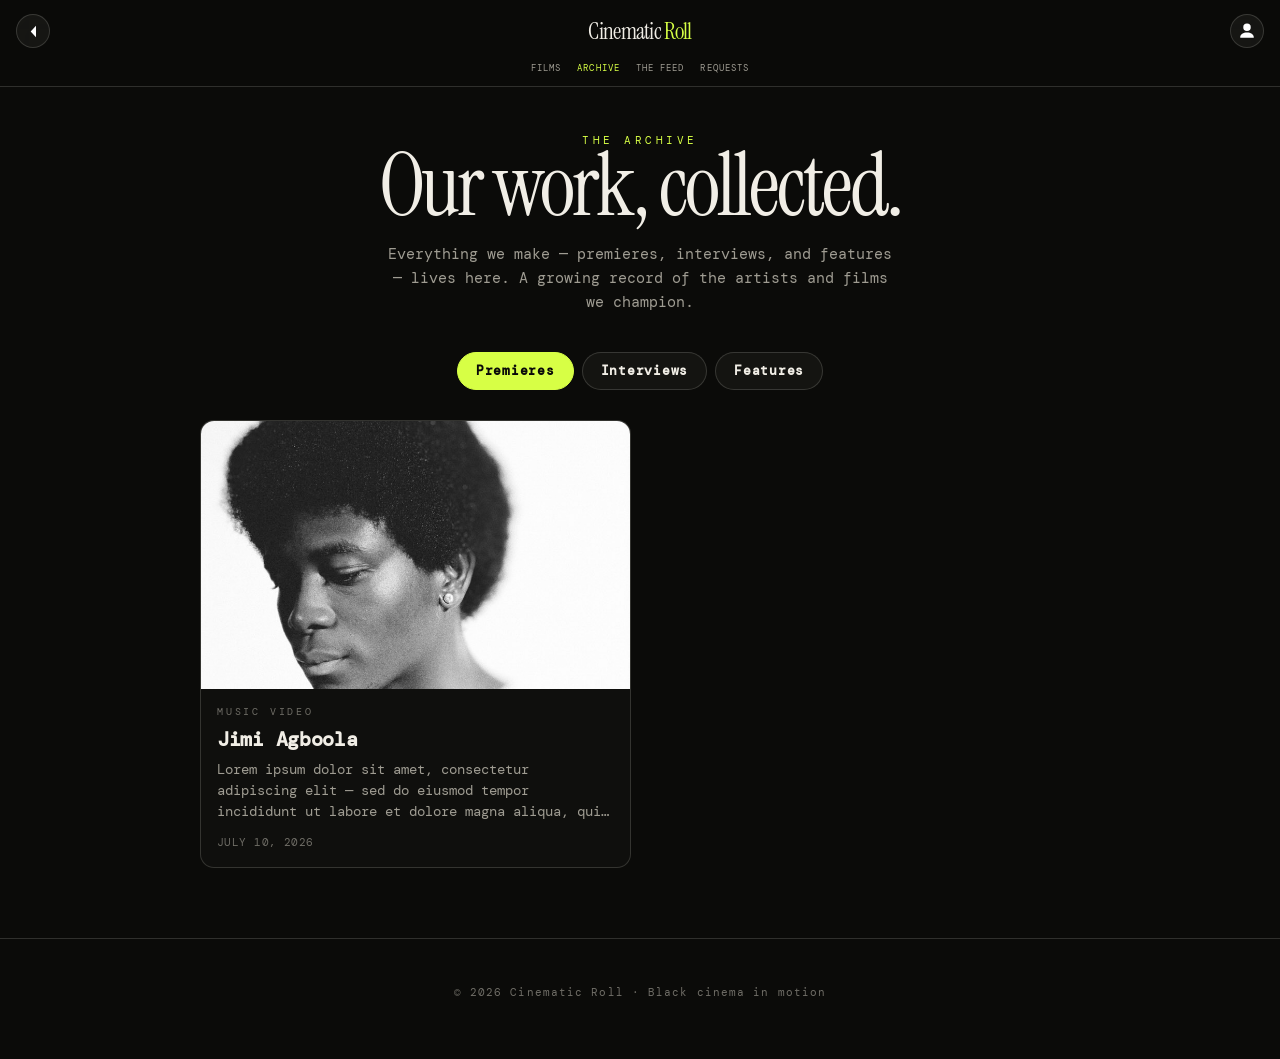
<file: archive.html>
<!DOCTYPE html>
<html lang="en">
<head>
<meta charset="UTF-8">
<meta name="viewport" content="width=device-width, initial-scale=1.0">
<title>Cinematic Roll — Editorial</title>
<style>
  :root { --fg:#fff; --muted:rgba(255,255,255,.58); --muted-2:rgba(255,255,255,.4); --line:rgba(255,255,255,.12); --bg:#0a0a0a; --ease-out:cubic-bezier(0.23,1,0.32,1); }
  * { margin:0; padding:0; box-sizing:border-box; -webkit-tap-highlight-color:transparent; }
  body { background:var(--bg); color:var(--fg); font-family:-apple-system,BlinkMacSystemFont,"Segoe UI",Roboto,Helvetica,Arial,sans-serif; -webkit-font-smoothing:antialiased; }
  a { color:inherit; text-decoration:none; }
  .wrap { max-width:920px; margin:0 auto; padding:0 20px; }
  .eyebrow { font-size:11px; letter-spacing:.32em; text-transform:uppercase; color:var(--muted-2); }

  header.masthead { position:sticky; top:0; z-index:60; background:rgba(10,10,10,.85); backdrop-filter:blur(14px); -webkit-backdrop-filter:blur(14px); border-bottom:1px solid var(--line); }
  .masthead .bar { position:relative; display:flex; align-items:center; justify-content:center; padding:14px 16px; }
  .wordmark { font-size:20px; font-weight:800; letter-spacing:3px; } .wordmark b { font-weight:300; }
  .back { position:absolute; left:16px; top:50%; transform:translateY(-50%); width:34px; height:34px; border-radius:50%; background:rgba(255,255,255,.07); border:1px solid var(--line); display:flex; align-items:center; justify-content:center; }
  .back svg { width:17px; height:17px; fill:#fff; }
  #accountBtn { position:absolute; right:16px; top:50%; transform:translateY(-50%); width:34px; height:34px; border-radius:50%; background:#b9bdc2; border:1px solid var(--line); display:flex; align-items:center; justify-content:center; overflow:hidden; }
  #accountBtn svg { width:18px; height:18px; fill:#fff; }
  nav.nav { display:flex; gap:16px; justify-content:center; padding:0 16px 12px; font-size:11px; letter-spacing:.22em; text-transform:uppercase; color:var(--muted); }
  nav.nav a.on { color:#fff; } nav.nav .dot { color:var(--muted-2); }

  .lead { padding:54px 0 30px; text-align:center; }
  .lead h1 { font-size:clamp(32px,8vw,56px); font-weight:300; letter-spacing:-1px; }
  .lead p { margin:16px auto 0; max-width:520px; color:var(--muted); font-size:15px; line-height:1.6; }

  .tabs { display:flex; gap:8px; justify-content:center; padding:8px 0 30px; flex-wrap:wrap; }
  .tab { padding:10px 18px; border-radius:999px; font-size:12.5px; font-weight:600; letter-spacing:.06em; color:var(--muted); cursor:pointer; border:1px solid var(--line); background:rgba(255,255,255,.04); transition:color 160ms ease, background 160ms ease, transform 140ms var(--ease-out); }
  .tab:active { transform:scale(.97); }
  .tab.active { color:#000; background:#fff; border-color:#fff; }

  .panel { display:none; padding-bottom:70px; }
  .panel.show { display:block; animation:rise 420ms var(--ease-out) both; }
  @keyframes rise { from { opacity:0; transform:translateY(10px); } to { opacity:1; transform:none; } }
  .soon { border:1px dashed var(--line); border-radius:16px; padding:40px 30px; text-align:center; }
  .soon .badge { display:inline-block; font-size:10px; letter-spacing:.28em; text-transform:uppercase; color:var(--muted-2); border:1px solid var(--line); border-radius:999px; padding:6px 13px; margin-bottom:18px; }
  .soon h2 { font-size:24px; font-weight:600; letter-spacing:-.3px; }
  .soon p { margin:14px auto 0; max-width:520px; color:var(--muted); font-size:14px; line-height:1.6; }

  /* Article cards */
  .alist { display:grid; gap:18px; grid-template-columns:1fr; }
  @media (min-width:640px){ .alist { grid-template-columns:1fr 1fr; } }
  .acard { display:flex; flex-direction:column; border:1px solid var(--line); border-radius:14px; overflow:hidden; background:rgba(255,255,255,.02); transition:transform 160ms var(--ease-out), background 160ms ease; }
  .acard:active { transform:scale(.99); }
  @media (hover:hover){ .acard:hover { background:rgba(255,255,255,.05); } }
  .acard .th { aspect-ratio:16/10; background:#1a1a1a center/cover; }
  .acard .body { padding:16px 16px 18px; }
  .acard .cat { font-size:10px; letter-spacing:.28em; text-transform:uppercase; color:var(--muted-2); }
  .acard h3 { font-size:20px; font-weight:600; letter-spacing:-.3px; margin:8px 0; }
  .acard p { color:var(--muted); font-size:13.5px; line-height:1.55; display:-webkit-box; -webkit-line-clamp:3; -webkit-box-orient:vertical; overflow:hidden; }
  .acard .meta { margin-top:12px; font-size:11px; letter-spacing:.04em; color:var(--muted-2); text-transform:uppercase; }

  footer { padding:46px 20px 60px; text-align:center; color:var(--muted-2); font-size:11px; letter-spacing:.1em; border-top:1px solid var(--line); }
</style>
<link rel="stylesheet" href="assets/cr-theme.css">
</head>
<body>

<header class="masthead">
  <div class="bar">
    <a class="back" href="index.html" title="Home"><svg viewBox="0 0 24 24"><path d="M15.5 4 8 12l7.5 8"/></svg></a>
    <a class="wordmark" href="index.html">Cinematic <b>Roll</b></a>
    <a id="accountBtn" href="profile.html" title="Account"><svg viewBox="0 0 24 24"><path d="M12 12a5 5 0 1 0 0-10 5 5 0 0 0 0 10zm0 2c-5 0-9 2.5-9 6v1h18v-1c0-3.5-4-6-9-6z"/></svg></a>
  </div>
  <nav class="nav"><a href="films.html">Films</a><span class="dot">&middot;</span><a class="on" href="archive.html">Archive</a><span class="dot">&middot;</span><a href="feed.html">The Feed</a><span class="dot">&middot;</span><a href="requests.html">Requests</a></nav>
</header>

<div class="wrap">
  <div class="lead">
    <div class="eyebrow">The Archive</div>
    <h1>Our work, collected.</h1>
    <p>Everything we make — premieres, interviews, and features — lives here. A growing record of the artists and films we champion.</p>
  </div>

  <div class="tabs">
    <div class="tab active" data-t="premieres">Premieres</div>
    <div class="tab" data-t="interviews">Interviews</div>
    <div class="tab" data-t="features">Features</div>
  </div>

  <div class="panel show" id="premieres"><div id="premiereList"></div></div>
  <div class="panel" id="interviews"><div id="interviewList"></div></div>
  <div class="panel" id="features"><div id="featureList"></div></div>
</div>

<footer>&copy; 2026 Cinematic Roll &middot; Black cinema in motion</footer>

<script>
console.log('Cinematic Roll archive: v2 (articles)');
document.querySelectorAll('.tab').forEach(t => t.onclick = () => {
  document.querySelectorAll('.tab').forEach(x => x.classList.toggle('active', x === t));
  document.querySelectorAll('.panel').forEach(p => p.classList.toggle('show', p.id === t.dataset.t));
});

function esc(s){ return String(s ?? '').replace(/[&<>"]/g, c => ({'&':'&amp;','<':'&lt;','>':'&gt;','"':'&quot;'}[c])); }
function fmtDate(d){ try{ return new Date(d).toLocaleDateString('en-US',{month:'long',day:'numeric',year:'numeric'}); }catch(e){ return d; } }
function soonBlock(t,p){ return `<div class="soon"><div class="badge">Coming soon</div><h2>${t}</h2><p>${p}</p></div>`; }
function artCard(a){
  const img = a.cover || a.portrait || a.still || '';
  return `<a class="acard" href="article.html?slug=${encodeURIComponent(a.slug)}">
    <div class="th" style="${img?`background-image:url('${esc(img)}')`:''}"></div>
    <div class="body"><div class="cat">${esc(a.category||'Feature')}</div><h3>${esc(a.title)}</h3>
    <p>${esc(a.dek||'')}</p><div class="meta">${a.date?fmtDate(a.date):''}</div></div></a>`;
}
function fillPanel(id, items, empty){
  const el=document.getElementById(id); if(!el) return;
  el.innerHTML = items.length ? `<div class="alist">${items.map(artCard).join('')}</div>` : empty;
}
(async()=>{
  let arts=[]; try{ arts = await (await fetch('articles.json')).json(); }catch(e){}
  // An article lands in a panel if its category matches — or if its optional
  // "sections" list names it (lets one piece live in several tabs at once).
  const inCats = (a, cats) => {
    const c = (a.category||'').toLowerCase();
    const extra = (a.sections||[]).map(s => String(s).toLowerCase());
    return cats.some(x => x === c || extra.includes(x));
  };
  const by = (...cats) => arts.filter(a => inCats(a, cats))
                       .sort((x,y)=> new Date(y.date||0) - new Date(x.date||0));
  fillPanel('premiereList', by('premiere', 'music video'),
    soonBlock('Premieres','World-first debuts of music videos and short films from the artists and directors we work with — presented in full, with credits and context.'));
  fillPanel('interviewList', by('interview'),
    soonBlock('Interviews','In-depth conversations with the filmmakers and music-video directors behind the work — on craft, process, and the moments that matter.'));
  fillPanel('featureList', by('feature'),
    soonBlock('Features','Essays, retrospectives, and editorial deep-dives into the films, scenes, and ideas shaping contemporary cinema.'));
})();
</script>
</body>
</html>
</file>
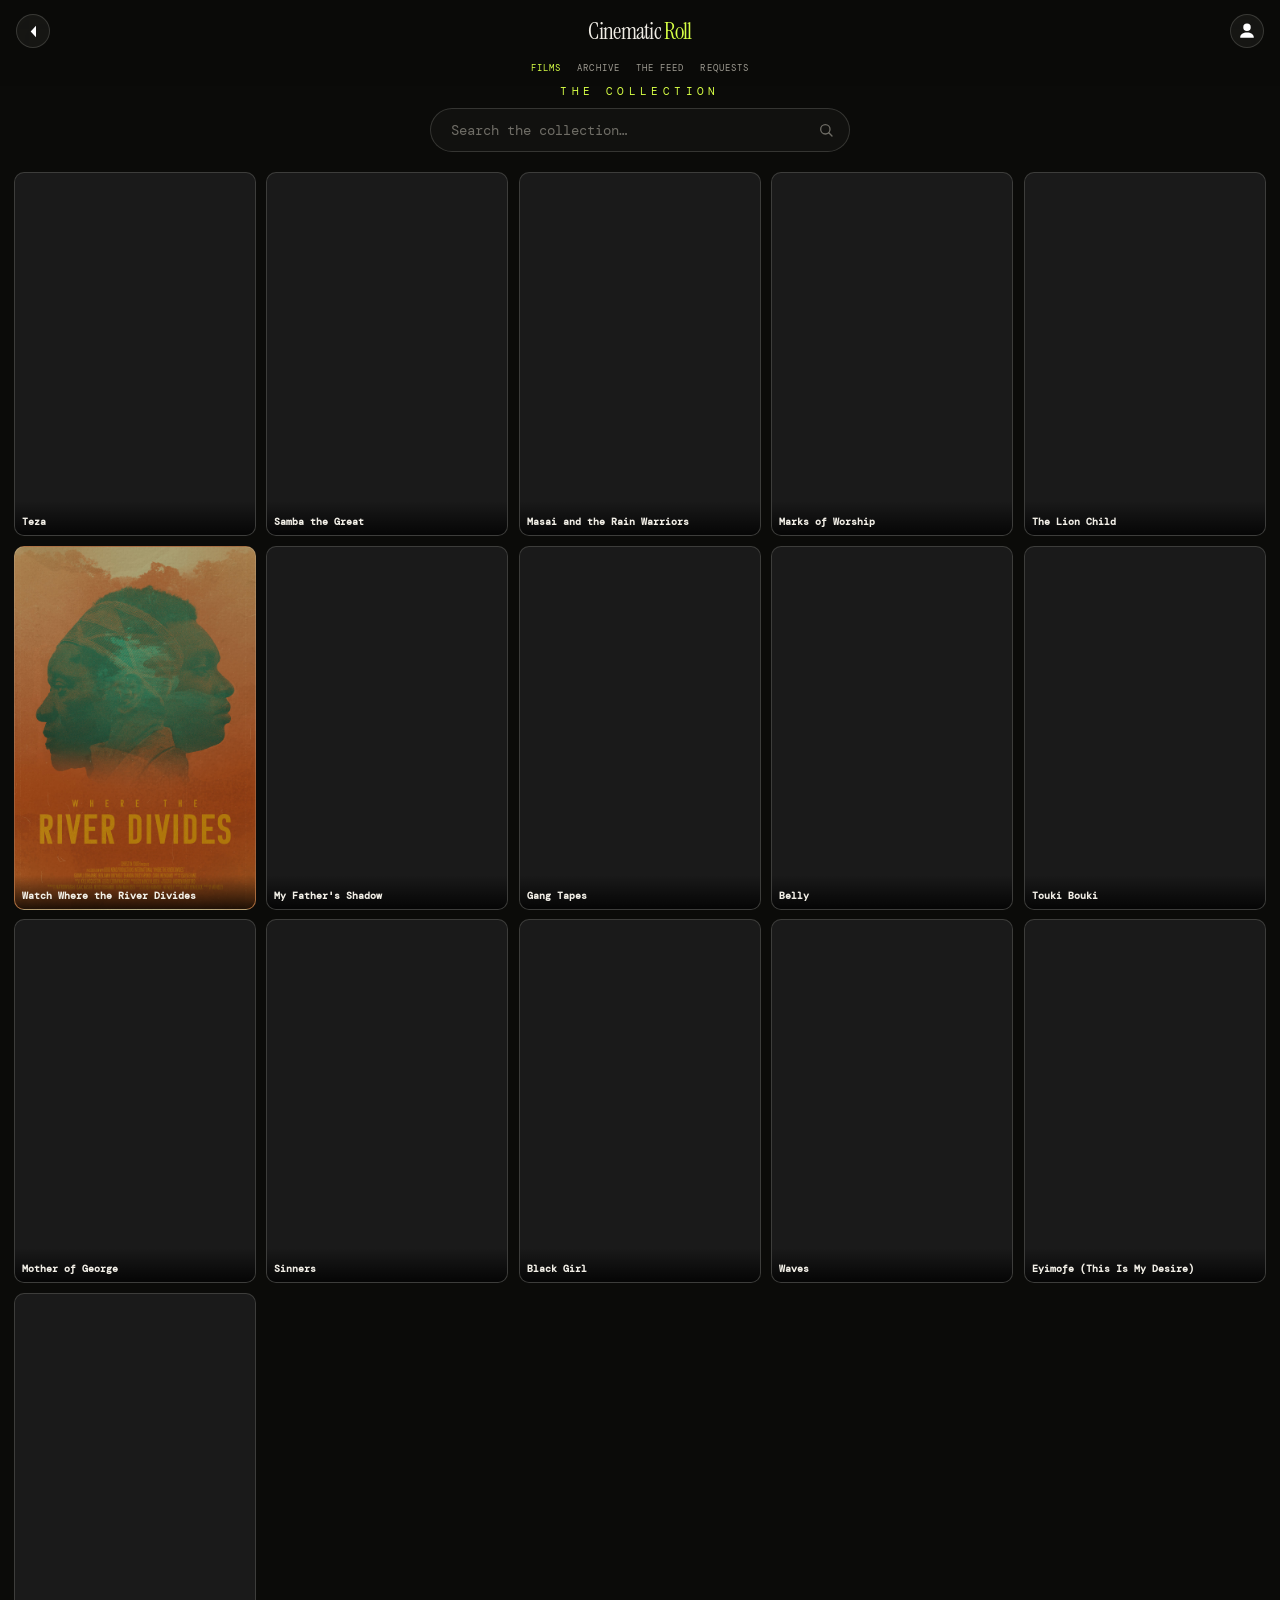
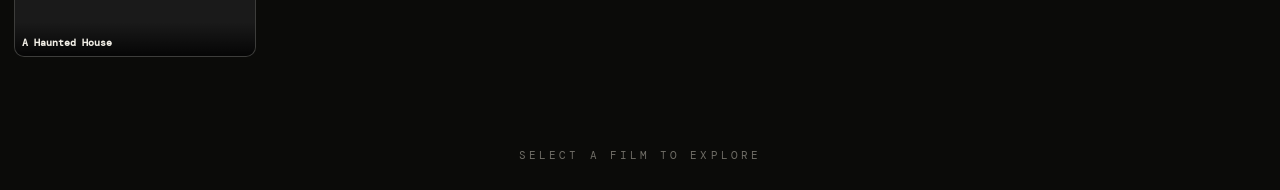
<file: films.html>
<!DOCTYPE html>
<html lang="en" class="films-page-root">
<head>
<meta charset="UTF-8">
<meta name="viewport" content="width=device-width, initial-scale=1.0, maximum-scale=1.0, user-scalable=no">
<title>Cinematic Roll — Films</title>
<style>
  :root {
    --fg:#fff; --muted:rgba(255,255,255,.58); --muted-2:rgba(255,255,255,.4);
    --line:rgba(255,255,255,.12); --bg:#070707; --like:#ff3b5c;
    --ease-out:cubic-bezier(0.23,1,0.32,1);
  }
  * { margin:0; padding:0; box-sizing:border-box; -webkit-tap-highlight-color:transparent; }
  html,body { height:100%; overflow:hidden; }
  body { background:radial-gradient(130% 90% at 50% 38%, #161616 0%, #070707 70%); color:var(--fg); font-family:-apple-system,BlinkMacSystemFont,"Segoe UI",Roboto,Helvetica,Arial,sans-serif; -webkit-font-smoothing:antialiased; }
  a { color:inherit; text-decoration:none; }

  header.masthead { position:fixed; top:0; left:0; right:0; z-index:60; }
  .masthead .bar { position:relative; display:flex; align-items:center; justify-content:center; padding:14px 16px; }
  .wordmark { font-size:20px; font-weight:800; letter-spacing:3px; }
  .wordmark b { font-weight:300; }
  .back { position:absolute; left:16px; top:50%; transform:translateY(-50%); width:34px; height:34px; border-radius:50%; background:rgba(255,255,255,.07); border:1px solid var(--line); display:flex; align-items:center; justify-content:center; }
  .back svg { width:17px; height:17px; fill:#fff; }
  #accountBtn { position:absolute; right:16px; top:50%; transform:translateY(-50%); width:34px; height:34px; border-radius:50%; background:#b9bdc2; border:1px solid var(--line); display:flex; align-items:center; justify-content:center; overflow:hidden; }
  #accountBtn svg { width:18px; height:18px; fill:#fff; }
  nav.nav { display:flex; gap:16px; justify-content:center; padding:0 16px 12px; font-size:11px; letter-spacing:.22em; text-transform:uppercase; color:var(--muted); }
  nav.nav a.on { color:#fff; }
  nav.nav .dot { color:var(--muted-2); }

  #globe { position:fixed; inset:0; z-index:1; cursor:grab; touch-action:none; }
  #globe:active { cursor:grabbing; }
  #globe .poster3d {
    width:110px; height:165px; border-radius:8px; overflow:hidden;
    background:#1a1a1a center/cover; box-shadow:0 10px 30px rgba(0,0,0,.55);
    border:1px solid rgba(255,255,255,.08);
    transition:transform 260ms var(--ease-out), box-shadow 260ms var(--ease-out), opacity 400ms ease;
    will-change:transform; cursor:pointer; position:relative;
    backface-visibility:hidden; -webkit-backface-visibility:hidden; /* far side hides instead of ghosting through */
  }
  #globe .poster3d::after { content:""; position:absolute; inset:0; box-shadow:inset 0 0 0 1.5px rgba(255,255,255,0); transition:box-shadow 220ms var(--ease-out); border-radius:8px; }
  @media (hover:hover){ #globe .poster3d:hover { transform:scale(1.12); box-shadow:0 16px 44px rgba(0,0,0,.7); } #globe .poster3d:hover::after { box-shadow:inset 0 0 0 1.5px rgba(255,255,255,.6); } }
  #globe .poster3d .pt { position:absolute; left:0; right:0; bottom:0; padding:16px 7px 6px; font-size:9.5px; font-weight:600; line-height:1.2; background:linear-gradient(to top,rgba(0,0,0,.8),transparent); opacity:0; transition:opacity 220ms var(--ease-out); }
  @media (hover:hover){ #globe .poster3d:hover .pt { opacity:1; } }

  .hint { position:fixed; left:0; right:0; bottom:26px; z-index:5; text-align:center; color:var(--muted-2); font-size:11px; letter-spacing:.28em; text-transform:uppercase; pointer-events:none; transition:opacity 400ms ease; }
  .title-eyebrow { position:fixed; top:84px; left:0; right:0; z-index:5; text-align:center; color:var(--muted-2); font-size:11px; letter-spacing:.4em; text-transform:uppercase; pointer-events:none; }

  /* ---- search over the globe ---- */
  #searchWrap { position:fixed; top:108px; left:50%; transform:translateX(-50%); z-index:50; width:min(420px, calc(100vw - 40px)); }
  #searchWrap input { width:100%; background:rgba(16,16,16,.78); backdrop-filter:blur(12px); -webkit-backdrop-filter:blur(12px);
    border:1px solid var(--line); border-radius:999px; padding:12px 44px 12px 20px; color:#fff; font-size:14px; font-family:inherit;
    transition:border-color 160ms ease; }
  #searchWrap input:focus { outline:none; border-color:rgba(255,255,255,.45); }
  #searchWrap input::placeholder { color:var(--muted-2); }
  #searchWrap .sicon { position:absolute; right:16px; top:50%; transform:translateY(-50%); width:16px; height:16px; pointer-events:none; }
  #searchWrap .sicon svg { width:16px; height:16px; fill:none; stroke:var(--muted-2); stroke-width:2; stroke-linecap:round; }
  #searchWrap .clr { position:absolute; right:12px; top:50%; transform:translateY(-50%); width:24px; height:24px; border-radius:50%;
    display:none; align-items:center; justify-content:center; color:var(--muted); font-size:17px; cursor:pointer; background:rgba(255,255,255,.08); }
  #searchWrap.hasq .clr { display:flex; } #searchWrap.hasq .sicon { display:none; }
  #sres { position:absolute; left:0; right:0; top:calc(100% + 8px); background:rgba(16,16,16,.92); backdrop-filter:blur(14px); -webkit-backdrop-filter:blur(14px);
    border:1px solid var(--line); border-radius:16px; overflow:hidden; display:none; box-shadow:0 18px 50px rgba(0,0,0,.6); }
  #sres.open { display:block; }
  #sres .row { display:flex; gap:12px; align-items:center; padding:9px 12px; cursor:pointer; }
  #sres .row:hover, #sres .row.hi { background:rgba(255,255,255,.08); }
  #sres .row .p { width:34px; height:51px; border-radius:5px; background:#222 center/cover; flex-shrink:0; }
  #sres .row .t { font-size:14px; font-weight:600; }
  #sres .row .y { color:var(--muted); font-size:12px; margin-top:2px; }
  #sres .none { padding:14px; color:var(--muted-2); font-size:13px; text-align:center; }
  #globe .poster3d.dim { opacity:.07; pointer-events:none; }

  /* Film card overlay (Emil: blur-masked, scale+fade, ease-out) */
  #scrim { position:fixed; inset:0; z-index:80; background:rgba(7,7,7,.55); opacity:0; visibility:hidden; transition:opacity 300ms var(--ease-out), visibility 300ms; backdrop-filter:blur(0px); }
  #scrim.open { opacity:1; visibility:visible; backdrop-filter:blur(10px); -webkit-backdrop-filter:blur(10px); }
  #card { position:fixed; z-index:90; left:50%; top:50%; width:min(680px,92vw); max-height:88vh; overflow-y:auto;
    transform:translate(-50%,-50%) scale(.92); opacity:0; visibility:hidden;
    background:#101010; border:1px solid rgba(255,255,255,.1); border-radius:22px; box-shadow:0 40px 100px rgba(0,0,0,.7);
    transition:transform 360ms var(--ease-out), opacity 300ms var(--ease-out), visibility 360ms; }
  #card.open { transform:translate(-50%,-50%) scale(1); opacity:1; visibility:visible; }
  #card .x { position:absolute; top:14px; right:16px; z-index:3; width:34px; height:34px; border-radius:50%; background:rgba(255,255,255,.1); display:flex; align-items:center; justify-content:center; cursor:pointer; font-size:20px; color:#fff; }
  #card .top { display:flex; gap:20px; padding:24px; }
  #card .cp { width:128px; flex:0 0 auto; aspect-ratio:2/3; border-radius:12px; background:#222 center/cover; box-shadow:0 12px 30px rgba(0,0,0,.5); }
  #card .ci { flex:1; min-width:0; }
  #card h2 { font-size:26px; font-weight:300; letter-spacing:-.5px; line-height:1.05; }
  #card .facts { margin-top:9px; color:var(--muted); font-size:13px; display:flex; flex-wrap:wrap; gap:6px 12px; }
  #card .facts .star { color:#f5c451; }
  #card .genres { margin-top:11px; display:flex; flex-wrap:wrap; gap:6px; }
  #card .genre { font-size:10px; letter-spacing:.08em; text-transform:uppercase; color:var(--muted); border:1px solid var(--line); border-radius:999px; padding:4px 9px; }
  #card .ov { padding:0 24px; font-size:14px; line-height:1.6; color:rgba(255,255,255,.88); }
  #card .sec { padding:20px 24px 0; }
  #card .sec h3 { font-size:11px; letter-spacing:.28em; text-transform:uppercase; color:var(--muted-2); margin-bottom:12px; }
  #card .castrow { display:flex; gap:13px; overflow-x:auto; padding-bottom:6px; scrollbar-width:none; }
  #card .castrow::-webkit-scrollbar { display:none; }
  #card .cc { flex:0 0 auto; width:84px; text-align:center; }
  #card .cc .ph { width:84px; height:84px; border-radius:50%; background:#222 center/cover; margin:0 auto 7px; }
  #card .cc .nm { font-size:11.5px; font-weight:600; line-height:1.25; }
  #card .cc .ch { font-size:10.5px; color:var(--muted-2); margin-top:2px; }
  #card .acts { display:flex; gap:10px; flex-wrap:wrap; padding:22px 24px 26px; }
  #card .btn { display:inline-flex; align-items:center; gap:8px; padding:12px 18px; border-radius:999px; font-size:13px; font-weight:600; cursor:pointer; transition:transform 140ms var(--ease-out), opacity 160ms ease; }
  #card .btn:active { transform:scale(.97); }
  #card .btn.primary { background:#fff; color:#000; }
  #card .btn.ghost { background:rgba(255,255,255,.08); color:#fff; border:1px solid var(--line); }
  #card .btn svg { width:16px; height:16px; fill:currentColor; }

  @media (prefers-reduced-motion: reduce){ #globe .poster3d, #card, #scrim { transition-duration:.01ms; } }
  @media (max-width:560px){ #card .top { flex-direction:column; align-items:center; text-align:center; } #card .ci { text-align:center; } #card .facts, #card .genres { justify-content:center; } }
</style>
<link rel="stylesheet" href="assets/cr-theme.css">
</head>
<body class="films-page">

<header class="masthead">
  <div class="bar">
    <a class="back" href="index.html" title="Home"><svg viewBox="0 0 24 24"><path d="M15.5 4 8 12l7.5 8"/></svg></a>
    <a class="wordmark" href="index.html">Cinematic <b>Roll</b></a>
    <a id="accountBtn" href="profile.html" title="Account"><svg viewBox="0 0 24 24"><path d="M12 12a5 5 0 1 0 0-10 5 5 0 0 0 0 10zm0 2c-5 0-9 2.5-9 6v1h18v-1c0-3.5-4-6-9-6z"/></svg></a>
  </div>
  <nav class="nav"><a class="on" href="films.html">Films</a><span class="dot">&middot;</span><a href="archive.html">Archive</a><span class="dot">&middot;</span><a href="feed.html">The Feed</a><span class="dot">&middot;</span><a href="requests.html">Requests</a></nav>
</header>

<div class="title-eyebrow">The Collection</div>

<div id="searchWrap">
  <input id="filmSearch" placeholder="Search the collection&hellip;" autocomplete="off" spellcheck="false">
  <span class="sicon"><svg viewBox="0 0 24 24"><circle cx="11" cy="11" r="7"/><path d="M21 21l-4.8-4.8"/></svg></span>
  <span class="clr" id="searchClear" title="Clear">&times;</span>
  <div id="sres"></div>
</div>

<div id="globe" style="align-content:start;grid-auto-rows:max-content"></div>
<div class="hint" id="hint">Select a film to explore</div>

<div id="scrim"></div>
<div id="card">
  <div class="x" id="cardClose">&times;</div>
  <div id="cardBody"></div>
</div>

<script>
console.log('Cinematic Roll film catalog: v2');
function esc(s){ return String(s ?? '').replace(/[&<>"]/g, c => ({'&':'&amp;','<':'&lt;','>':'&gt;','"':'&quot;'}[c])); }

let films = [];
const BLACK_TITLES=new Set(["My Father's Shadow","Gang Tapes","Belly","Touki Bouki","Mother of George","Black Girl","Sinners","Waves","A Haunted House","Eyimofe (This Is My Desire)","The Lion Child","Watch Where the River Divides","Marks of Worship","Masai: The Rain Warriors","Masai and the Rain Warriors","Samba le Grand","Samba the Great","Teza"]);

init();

async function init() {
  try { films = await (await fetch('films.json')).json(); } catch (e) { films = []; }
  films = films.filter(f=>BLACK_TITLES.has(f.title)||String(f.title||'').startsWith('Eyimofe'));
  const grid=document.getElementById('globe');
  films.forEach((f, i) => {
    const el = document.createElement('button');
    el.type='button';
    el.className = 'poster3d';
    el.style.backgroundImage = `url('${esc(f.poster_url || '')}')`;
    el.setAttribute('aria-label',`Open ${f.title} (${f.year||''})`);
    el.innerHTML = `<div class="pt">${esc(f.title)}</div>`;
    el.addEventListener('click',()=>openCard(f));
    f._el=el;
    grid.appendChild(el);
  });
}

// ---- film card ----
const scrim = document.getElementById('scrim'), card = document.getElementById('card');
function watchProvidersHTML(wp){
  const r = wp && (wp.US || wp.GB || wp.CA || wp.AU); if(!r) return '';
  const grp=(l,a)=>a&&a.length?`<div style="margin-bottom:6px"><span style="font-size:10px;letter-spacing:.1em;text-transform:uppercase;color:var(--muted-2)">${l}</span> <span style="font-size:13px;color:rgba(255,255,255,.85)">${a.map(p=>esc(p.name)).join(', ')}</span></div>`:'';
  return grp('Stream',r.stream)+grp('Rent',r.rent)+grp('Buy',r.buy);
}
function openCard(f){
  const cast = (f.cast_list||[]).map(c=>`<div class="cc"><div class="ph" style="background-image:url('${esc(c.photo_url||'')}')"></div><div class="nm">${esc(c.name)}</div>${c.character?`<div class="ch">${esc(c.character)}</div>`:''}</div>`).join('');
  const prov = watchProvidersHTML(f.watch_providers);
  document.getElementById('cardBody').innerHTML = `
    <div class="top">
      <div class="cp" style="background-image:url('${esc(f.poster_url||'')}')"></div>
      <div class="ci">
        <h2>${esc(f.title)}</h2>
        <div class="facts">
          <span>${esc(f.year)}</span>
          ${f.runtime?`<span>&middot; ${Math.floor(f.runtime/60)}h ${f.runtime%60}m</span>`:''}
          ${f.tmdb_rating?`<span>&middot; <span class="star">&#9733;</span> ${Number(f.tmdb_rating).toFixed(1)}</span>`:''}
          ${f.director?`<span>&middot; Dir. ${esc(f.director)}</span>`:''}
        </div>
        <div class="genres">${(f.genres||[]).map(g=>`<span class="genre">${esc(g)}</span>`).join('')}</div>
      </div>
    </div>
    <div class="ov">${esc(f.overview||'')}</div>
    ${cast?`<div class="sec"><h3>Cast</h3><div class="castrow">${cast}</div></div>`:''}
    ${prov?`<div class="sec"><h3>Where to watch</h3>${prov}</div>`:''}
    <div class="acts">
      <a class="btn primary" href="feed.html#film=${encodeURIComponent(f.feed_key||'')}"><svg viewBox="0 0 24 24"><path d="M8 5v14l11-7z"/></svg> Watch in the feed</a>
      <a class="btn ghost" href="film.html?slug=${encodeURIComponent(f.slug||'')}">Full film page</a>
    </div>`;
  scrim.classList.add('open'); card.classList.add('open');
}
function closeCard(){ scrim.classList.remove('open'); card.classList.remove('open'); }
document.getElementById('cardClose').onclick = closeCard;
scrim.onclick = closeCard;
document.addEventListener('keydown', e => { if (e.key === 'Escape') closeCard(); });

// ---- search: spotlight the globe + result list ----
const sIn = document.getElementById('filmSearch');
const sWrap = document.getElementById('searchWrap');
const sRes = document.getElementById('sres');
let sMatches = [], sHi = -1;

function filmHay(f){ return [f.title, f.year, f.director].concat(f.genres || []).join(' ').toLowerCase(); }

function applySearch(){
  const q = sIn.value.trim().toLowerCase();
  sWrap.classList.toggle('hasq', !!q);
  sHi = -1;
  if (!q) {
    films.forEach(f => f._el && f._el.classList.remove('dim'));
    sRes.classList.remove('open'); sRes.innerHTML = '';
    return;
  }
  sMatches = films.filter(f => filmHay(f).includes(q));
  // matching posters stay lit on the globe; everything else fades back
  films.forEach(f => f._el && f._el.classList.toggle('dim', !sMatches.includes(f)));
  sRes.innerHTML = sMatches.length
    ? sMatches.slice(0, 8).map((f, i) => `
        <button type="button" class="row" data-i="${i}" aria-label="Open ${esc(f.title)} (${esc(f.year||'')})">
          <div class="p" style="background-image:url('${esc(f.poster_url || '')}')"></div>
          <div><div class="t">${esc(f.title)}</div><div class="y">${esc(f.year || '')}${f.director ? ' &middot; ' + esc(f.director) : ''}</div></div>
        </button>`).join('')
    : '<div class="none">Nothing in the collection matches that &mdash; try the <a href="requests.html" style="text-decoration:underline">Request Desk</a>.</div>';
  sRes.classList.add('open');
  sRes.querySelectorAll('.row').forEach(r => r.onclick = () => openCard(sMatches[+r.dataset.i]));
}
sIn.addEventListener('input', applySearch);
sIn.addEventListener('focus', () => { if (sIn.value.trim()) applySearch(); });
sIn.addEventListener('keydown', e => {
  const rows = [...sRes.querySelectorAll('.row')];
  if (e.key === 'ArrowDown') { e.preventDefault(); sHi = Math.min(rows.length - 1, sHi + 1); }
  if (e.key === 'ArrowUp')   { e.preventDefault(); sHi = Math.max(0, sHi - 1); }
  rows.forEach((r, i) => r.classList.toggle('hi', i === sHi));
  if (e.key === 'Enter') { const pick = sHi >= 0 ? sMatches[sHi] : sMatches[0]; if (pick) openCard(pick); }
  if (e.key === 'Escape') { e.stopPropagation(); clearSearch(); sIn.blur(); }
});
function clearSearch(){ sIn.value = ''; applySearch(); }
document.getElementById('searchClear').onclick = clearSearch;
document.addEventListener('click', e => { if (!e.target.closest('#searchWrap')) sRes.classList.remove('open'); });
</script>
</body>
</html>
</file>
<file: assets/cr-theme.css>
@import url('https://fonts.googleapis.com/css2?family=DM+Mono:wght@300;400;500&family=Instrument+Serif:ital@0;1&display=swap');

:root {
  --cr-paper:#0b0b09;
  --cr-panel:#141411;
  --cr-ink:#f1eee6;
  --cr-soft:#9f9c92;
  --cr-line:rgba(241,238,230,.16);
  --cr-acid:#d7ff45;
  --bg:var(--cr-paper)!important;
  --fg:var(--cr-ink)!important;
  --muted:var(--cr-soft)!important;
  --muted-2:#6f6d66!important;
  --line:var(--cr-line)!important;
  --card:var(--cr-panel)!important;
  --like:var(--cr-acid)!important;
}

html{background:var(--cr-paper)}
body{background:var(--cr-paper)!important;color:var(--cr-ink)!important;font-family:"DM Mono",monospace!important;font-size:12px}
::selection{background:var(--cr-acid);color:#090909}
a{color:inherit}

header.masthead{background:rgba(11,11,9,.9)!important;border-color:var(--cr-line)!important;backdrop-filter:blur(18px)!important}
header.masthead .bar{min-height:62px}
.wordmark{font-family:"Instrument Serif",Georgia,serif!important;font-size:23px!important;font-weight:400!important;letter-spacing:-.03em!important;text-transform:none!important}
.wordmark b{color:var(--cr-acid);font-weight:400!important}
nav.nav{font-size:9px!important;letter-spacing:.12em!important;color:var(--cr-soft)!important}
nav.nav a.on,nav.nav a:hover{color:var(--cr-acid)!important}
nav.nav .dot{display:none}
.back,#accountBtn,.icon{border-color:var(--cr-line)!important;background:rgba(241,238,230,.05)!important;color:var(--cr-ink)!important}

h1,h2,.lead h1,.arthead h1,.pinfo h1,#card h2{font-family:"Instrument Serif",Georgia,serif!important;font-weight:400!important;letter-spacing:-.035em!important}
.eyebrow,.title-eyebrow,.section .lbl,section.block h2,.more .lbl{color:var(--cr-acid)!important}
.lead{padding-top:46px!important}
.lead h1{font-size:clamp(44px,7vw,86px)!important;line-height:.92!important}

input,textarea{background:#11110f!important;border-color:var(--cr-line)!important;color:var(--cr-ink)!important}
input:focus,textarea:focus{border-color:var(--cr-acid)!important;box-shadow:0 0 0 2px rgba(215,255,69,.12)}
#sres .row{width:100%;border:0;background:transparent;color:var(--cr-ink);text-align:left;font:inherit}
#sres .row:focus-visible{outline:1px solid var(--cr-acid);outline-offset:-1px}
button,.btn,.act,.shuffle,.editbtn,.tab{font-family:"DM Mono",monospace!important}
.btn.primary,.act.watch,.reviewbox button,.card2 .btn:not(.secondary),.editbtn.followbtn,.tag-inlib,.sh .inlib{background:var(--cr-acid)!important;border-color:var(--cr-acid)!important;color:#090909!important}
.btn.ghost,.act,.shuffle,.editbtn,.tab{border-color:var(--cr-line)!important;background:rgba(241,238,230,.04)!important;color:var(--cr-ink)!important}
.tab.active,.act.on{background:var(--cr-acid)!important;border-color:var(--cr-acid)!important;color:#090909!important}
.genre{border-color:rgba(215,255,69,.45)!important;color:var(--cr-acid)!important}

.tile,.pcard,.clipcard,.pick,.sh,figure img,figure.player video,#card,.card2,.reviewbox{border-radius:10px!important;border-color:var(--cr-line)!important}
.tile,.clipcard,.pcard,.pick,.sh{background-color:var(--cr-panel)!important}
.tile:hover,.clipcard:hover,.pcard:hover,.sh:hover{border-color:var(--cr-acid)!important}
.card2,#card,.reviewbox{background:var(--cr-panel)!important}
.stars,.facts .star,#card .facts .star{color:var(--cr-acid)!important}
.unreaddot{background:var(--cr-acid)!important}

footer{border-color:var(--cr-line)!important;color:#6f6d66!important}
footer .wm{font-family:"Instrument Serif",Georgia,serif!important;font-weight:400!important;color:var(--cr-ink)!important}
footer .wm b{color:var(--cr-acid)!important;font-weight:400!important}

.films-page-root{height:auto!important;min-height:100%;overflow:auto!important}.films-page{height:auto!important;min-height:100%;overflow:auto!important;background:var(--cr-paper)!important}
.films-page header.masthead{position:fixed!important}
.films-page #globe{position:relative!important;inset:auto!important;z-index:1;min-height:100vh;padding:172px 14px 92px;display:grid;grid-template-columns:repeat(5,minmax(0,1fr));align-content:start;gap:10px;cursor:default!important;touch-action:auto!important}
.films-page #globe .poster3d{appearance:none;width:100%!important;height:auto!important;aspect-ratio:2/3;border-radius:10px!important;border:1px solid var(--cr-line)!important;padding:0;color:var(--cr-ink);font:inherit;text-align:left;box-shadow:none!important;transform:none!important}
.films-page #globe .poster3d:hover,.films-page #globe .poster3d:focus-visible{border-color:var(--cr-acid)!important;transform:translateY(-3px)!important;outline:0}
.films-page #globe .poster3d .pt{opacity:1!important}
.films-page .hint{position:static!important;padding:0 14px 28px}

@media(max-width:900px){.films-page #globe{grid-template-columns:repeat(3,minmax(0,1fr))}}

@media(max-width:600px){
  header.masthead .bar{min-height:56px}
  .wordmark{font-size:20px!important}
  nav.nav{gap:12px!important;overflow-x:auto!important;justify-content:flex-start!important;padding-left:56px!important;padding-right:56px!important;scrollbar-width:none}
  .lead{padding-top:34px!important}
  .lead h1{font-size:46px!important}
  .films-page #globe{grid-template-columns:repeat(2,minmax(0,1fr));gap:7px;padding:164px 7px 70px}
}
</file>
